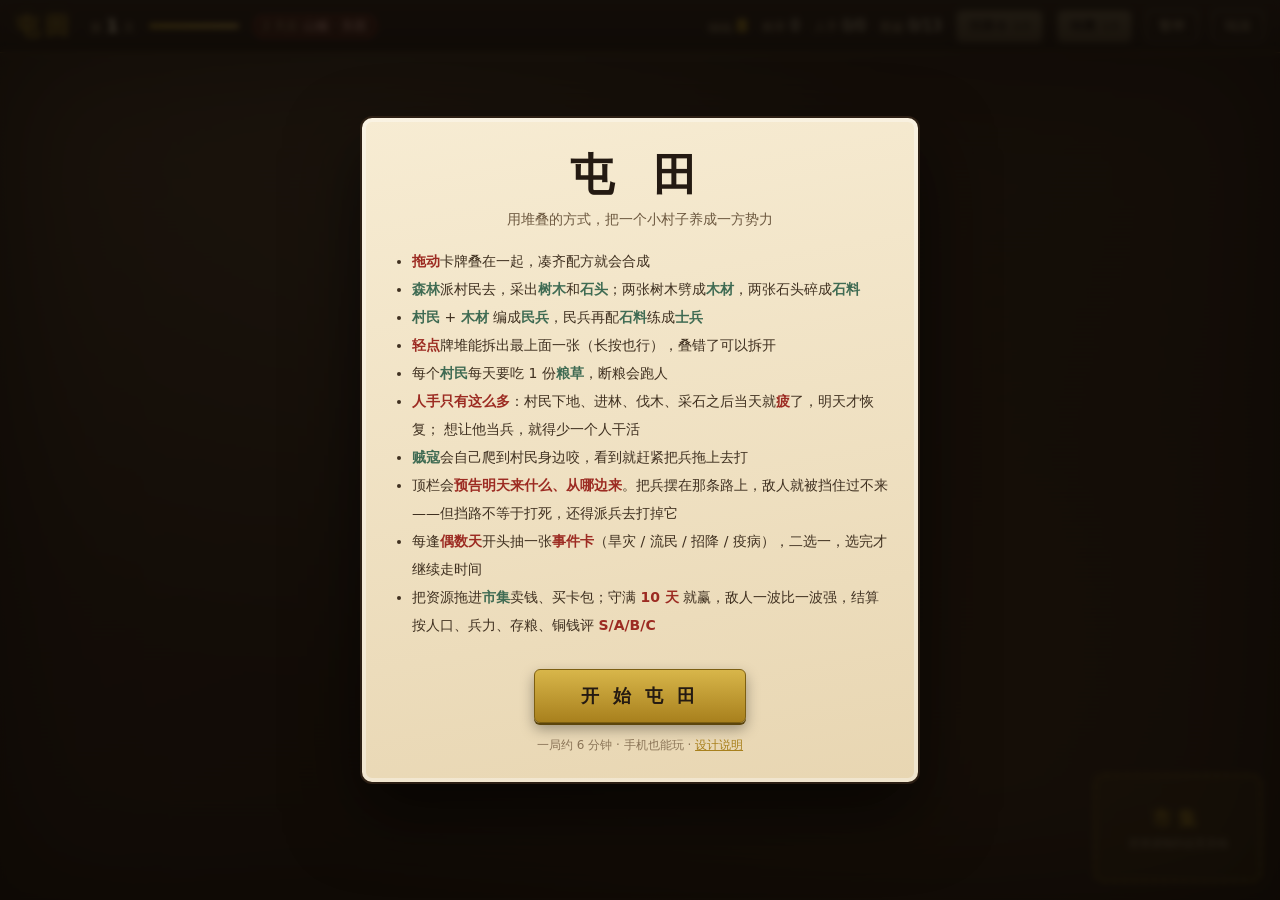
<file: index.html>
<!DOCTYPE html>
<html lang="zh-CN">
<head>
<meta charset="UTF-8">
<meta name="viewport" content="width=device-width, initial-scale=1.0, maximum-scale=1.0, user-scalable=no">
<title>屯田 · 三国堆叠</title>
<link rel="stylesheet" href="style.css">
</head>
<body>

<div id="app">
  <header id="hud">
    <div class="hud-left">
      <div class="brand">屯田</div>
      <div class="hud-item"><span class="hud-k">第</span><span id="dayNum">1</span><span class="hud-k">天</span></div>
      <div class="hud-bar"><i id="dayBar"></i></div>
      <div class="hud-warn" id="hudWarn"><span class="hud-k" id="warnLabel">明日</span><span id="warnText">无警</span></div>
    </div>
    <div class="hud-right">
      <div class="hud-item coins"><span class="hud-k">铜钱</span><span id="coins">0</span></div>
      <div class="hud-item"><span class="hud-k">粮草</span><span id="foodCount">0</span></div>
      <div class="hud-item" id="hudHands"><span class="hud-k">人手</span><span id="hands">3/3</span></div>
      <div class="hud-item" id="hudCodex"><span class="hud-k">图鉴</span><span id="codex">0/8</span></div>
      <button class="btn small" id="buyRecruit">招募令 <b>10</b></button>
      <button class="btn small" id="buyTactic">锦囊 <b>18</b></button>
      <button class="btn ghost small" id="btnPause">暂停</button>
      <button class="btn ghost small" id="btnHelp">玩法</button>
    </div>
  </header>

  <main id="board">
    <div id="pauseMask" class="hidden">
      <div class="pause-card">
        <div class="pause-t">已 暂 停</div>
        <div class="pause-s">牌局和时间都停着，不急</div>
        <button class="btn big" id="btnResume">继 续</button>
      </div>
    </div>
    <div id="market">
      <div class="m-title">市集</div>
      <div class="m-sub">把资源拖到这里卖钱</div>
    </div>
    <div id="piles"></div>
  </main>

  <div id="toasts"></div>

  <div id="overlay" class="show">
    <div class="panel" id="panelStart">
      <h1>屯 田</h1>
      <p class="sub">用堆叠的方式，把一个小村子养成一方势力</p>
      <ul class="rules">
        <li><b>拖动</b>卡牌叠在一起，凑齐配方就会合成</li>
        <li><em>森林</em>派村民去，采出<em>树木</em>和<em>石头</em>；两张树木劈成<em>木材</em>，两张石头碎成<em>石料</em></li>
        <li><em>村民</em> + <em>木材</em> 编成<em>民兵</em>，民兵再配<em>石料</em>练成<em>士兵</em></li>
        <li><b>轻点</b>牌堆能拆出最上面一张（长按也行），叠错了可以拆开</li>
        <li>每个<em>村民</em>每天要吃 1 份<em>粮草</em>，断粮会跑人</li>
        <li><b>人手只有这么多</b>：村民下地、进林、伐木、采石之后当天就<b>疲</b>了，明天才恢复；
          想让他当兵，就得少一个人干活</li>
        <li><em>贼寇</em>会自己爬到村民身边咬，看到就赶紧把兵拖上去打</li>
        <li>顶栏会<b>预告明天来什么、从哪边来</b>。把兵摆在那条路上，敌人就被挡住过不来——但挡路不等于打死，还得派兵去打掉它</li>
        <li>每逢<b>偶数天</b>开头抽一张<b>事件卡</b>（旱灾 / 流民 / 招降 / 疫病），二选一，选完才继续走时间</li>
        <li>把资源拖进<em>市集</em>卖钱、买卡包；守满 <b>10 天</b> 就赢，敌人一波比一波强，结算按人口、兵力、存粮、铜钱评 <b>S/A/B/C</b></li>
      </ul>
      <button class="btn big" id="btnStart">开 始 屯 田</button>
      <div class="hint">一局约 6 分钟 · 手机也能玩 · <a href="about.html" style="color:#a8801d">设计说明</a></div>
    </div>

    <div class="panel hidden" id="panelHelp">
      <h2>玩法</h2>
      <div class="help-grid" id="helpGrid"></div>
      <button class="btn" id="btnCloseHelp">知道了</button>
    </div>

    <div class="panel hidden" id="panelEvent">
      <div class="ev-tag">事件</div>
      <h2 id="evName">旱灾</h2>
      <p class="sub" id="evLine"></p>
      <div class="ev-opts" id="evOpts"></div>
    </div>

    <div class="panel hidden" id="panelEnd">
      <h2 id="endTitle">守住了</h2>
      <p class="sub" id="endSub"></p>
      <div class="rank-wrap" id="rankWrap">
        <div class="rank-letter" id="rankLetter">A</div>
        <div class="rank-meta"><span id="rankScore">0</span><i>分</i><b id="rankWord">尚可</b></div>
      </div>
      <div class="stats" id="endStats"></div>
      <button class="btn big" id="btnAgain">再 来 一 局</button>
    </div>
  </div>
</div>

<script src="data.js"></script>
<script src="game.js"></script>
</body>
</html>
</file>
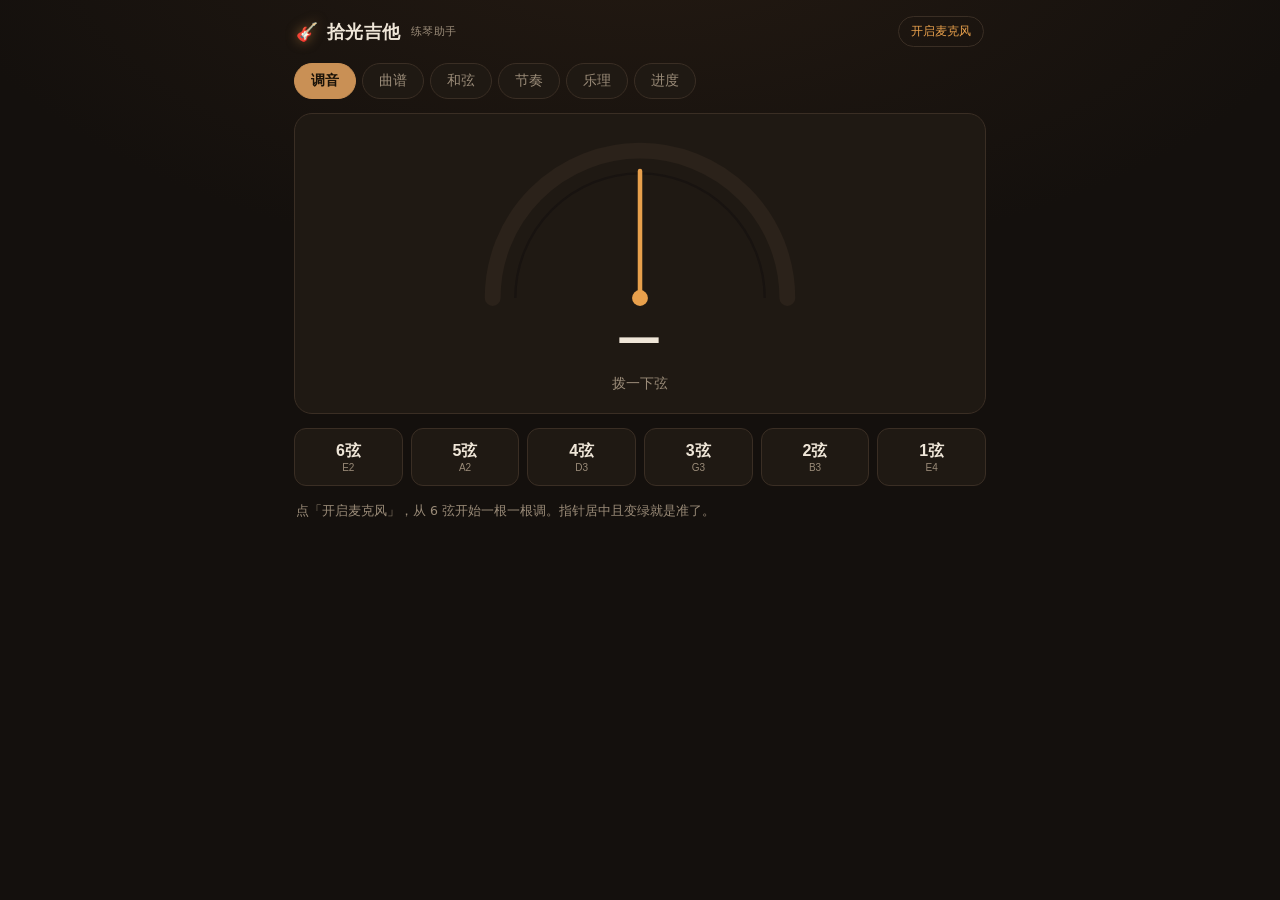
<file: guitar/index.html>
<!doctype html>
<html lang="zh-CN">
<head>
<meta charset="utf-8">
<meta name="viewport" content="width=device-width,initial-scale=1,maximum-scale=1,user-scalable=no">
<title>拾光吉他 · 练琴助手</title>
<link rel="stylesheet" href="style.css">
</head>
<body>
<div class="app">
  <header class="top">
    <div class="brand"><span class="pick">🎸</span><span>拾光吉他</span><small>练琴助手</small></div>
    <button class="mic-btn" id="micBtn">开启麦克风</button>
  </header>

  <nav class="tabs" id="tabs">
    <button data-page="tuner" class="on">调音</button>
    <button data-page="songs">曲谱</button>
    <button data-page="chords">和弦</button>
    <button data-page="rhythm">节奏</button>
    <button data-page="theory">乐理</button>
    <button data-page="progress">进度</button>
  </nav>

  <main>
    <!-- ================= 调音 ================= -->
    <section class="page on" id="page-tuner">
      <div class="gauge-wrap">
        <svg class="gauge" viewBox="0 0 300 170">
          <path d="M20 150 A130 130 0 0 1 280 150" fill="none" stroke="#2b221a" stroke-width="14" stroke-linecap="round"/>
          <path d="M40 150 A110 110 0 0 1 260 150" fill="none" stroke="#181310" stroke-width="2"/>
          <line x1="150" y1="150" x2="150" y2="40" stroke="#3a2e24" stroke-width="2"/>
          <g id="needle" transform="rotate(0 150 150)">
            <line x1="150" y1="150" x2="150" y2="38" stroke="#e8a04c" stroke-width="4" stroke-linecap="round"/>
            <circle cx="150" cy="150" r="7" fill="#e8a04c"/>
          </g>
        </svg>
        <div class="note-big" id="noteName">—</div>
        <div class="cents" id="centsText">拨一下弦</div>
      </div>
      <div class="string-row" id="stringRow"></div>
      <div class="hint" id="tunerHint">点「开启麦克风」，从 6 弦开始一根一根调。指针居中且变绿就是准了。</div>
    </section>

    <!-- ================= 曲谱 ================= -->
    <section class="page" id="page-songs">
      <div class="seg" id="songSeg">
        <button data-kind="melody" class="on">单音旋律</button>
        <button data-kind="chord">弹唱谱</button>
      </div>
      <div class="song-list" id="songList"></div>
    </section>

    <!-- ================= 和弦 ================= -->
    <section class="page" id="page-chords">
      <div class="starter-box">
        <div class="starter-title">先拿下这四个</div>
        <div class="starter-row" id="starterRow"></div>
        <div class="hint">Em → Am → C → G，按住了再换。点和弦看指法；点「逐弦检查」会自己打开麦克风（要允许），然后从粗弦开始一根一根拨，听到的音会实时显示在底部。</div>
      </div>
      <div class="chord-grid" id="chordGrid"></div>
    </section>

    <!-- ================= 节奏 ================= -->
    <section class="page" id="page-rhythm">
      <div class="bpm-box">
        <div class="bpm-num" id="bpmNum">76</div>
        <div class="bpm-unit">BPM</div>
        <input type="range" id="bpmRange" min="40" max="160" value="76">
      </div>
      <div class="beat-dots" id="beatDots"></div>
      <div class="ctrl-row">
        <button class="btn main" id="metroBtn">开始</button>
        <div class="mini-seg" id="meterSeg">
          <button data-v="4" class="on">4/4</button>
          <button data-v="3">3/4</button>
          <button data-v="2">2/4</button>
        </div>
        <div class="mini-seg" id="subSeg">
          <button data-v="1" class="on">四分</button>
          <button data-v="2">八分</button>
          <button data-v="4">十六</button>
        </div>
      </div>
      <div class="rhythm-tip">
        练习法：先空弦只练右手（下 下上 上下上），能跟上 70 BPM 再加左手。
      </div>
    </section>

    <!-- ================= 乐理 ================= -->
    <section class="page" id="page-theory">
      <div class="thy-toc" id="thyToc"></div>
      <div class="thy-list" id="thyList"></div>
      <div class="hint">把这张页当成随身小抄，忘了就翻。看不懂哪一条，直接问我。</div>
    </section>

    <!-- ================= 进度 ================= -->
    <section class="page" id="page-progress">
      <div class="stat-row" id="statRow"></div>
      <div class="level-list" id="levelList"></div>
      <div class="hint" id="resetHint"><a href="#" id="resetLink">清空练习记录</a></div>
    </section>
  </main>

  <!-- 曲谱详情层 -->
  <div class="sheet" id="sheet">
    <div class="sheet-head">
      <button class="back" id="sheetBack">‹ 返回</button>
      <div class="sheet-title" id="sheetTitle"></div>
      <div class="sheet-meta" id="sheetMeta"></div>
    </div>
    <div class="sheet-body" id="sheetBody"></div>
    <div class="score-bar" id="scoreBar">准确率 —</div>
    <div class="sheet-foot">
      <button class="btn" id="btnDemo">▶ 听一遍</button>
      <button class="btn main" id="btnPractice">开始跟练</button>
      <button class="btn" id="btnStop">■ 停</button>
    </div>
  </div>
</div>

<script src="data.js"></script>
<script src="audio.js"></script>
<script src="app.js"></script>
</body>
</html>
</file>
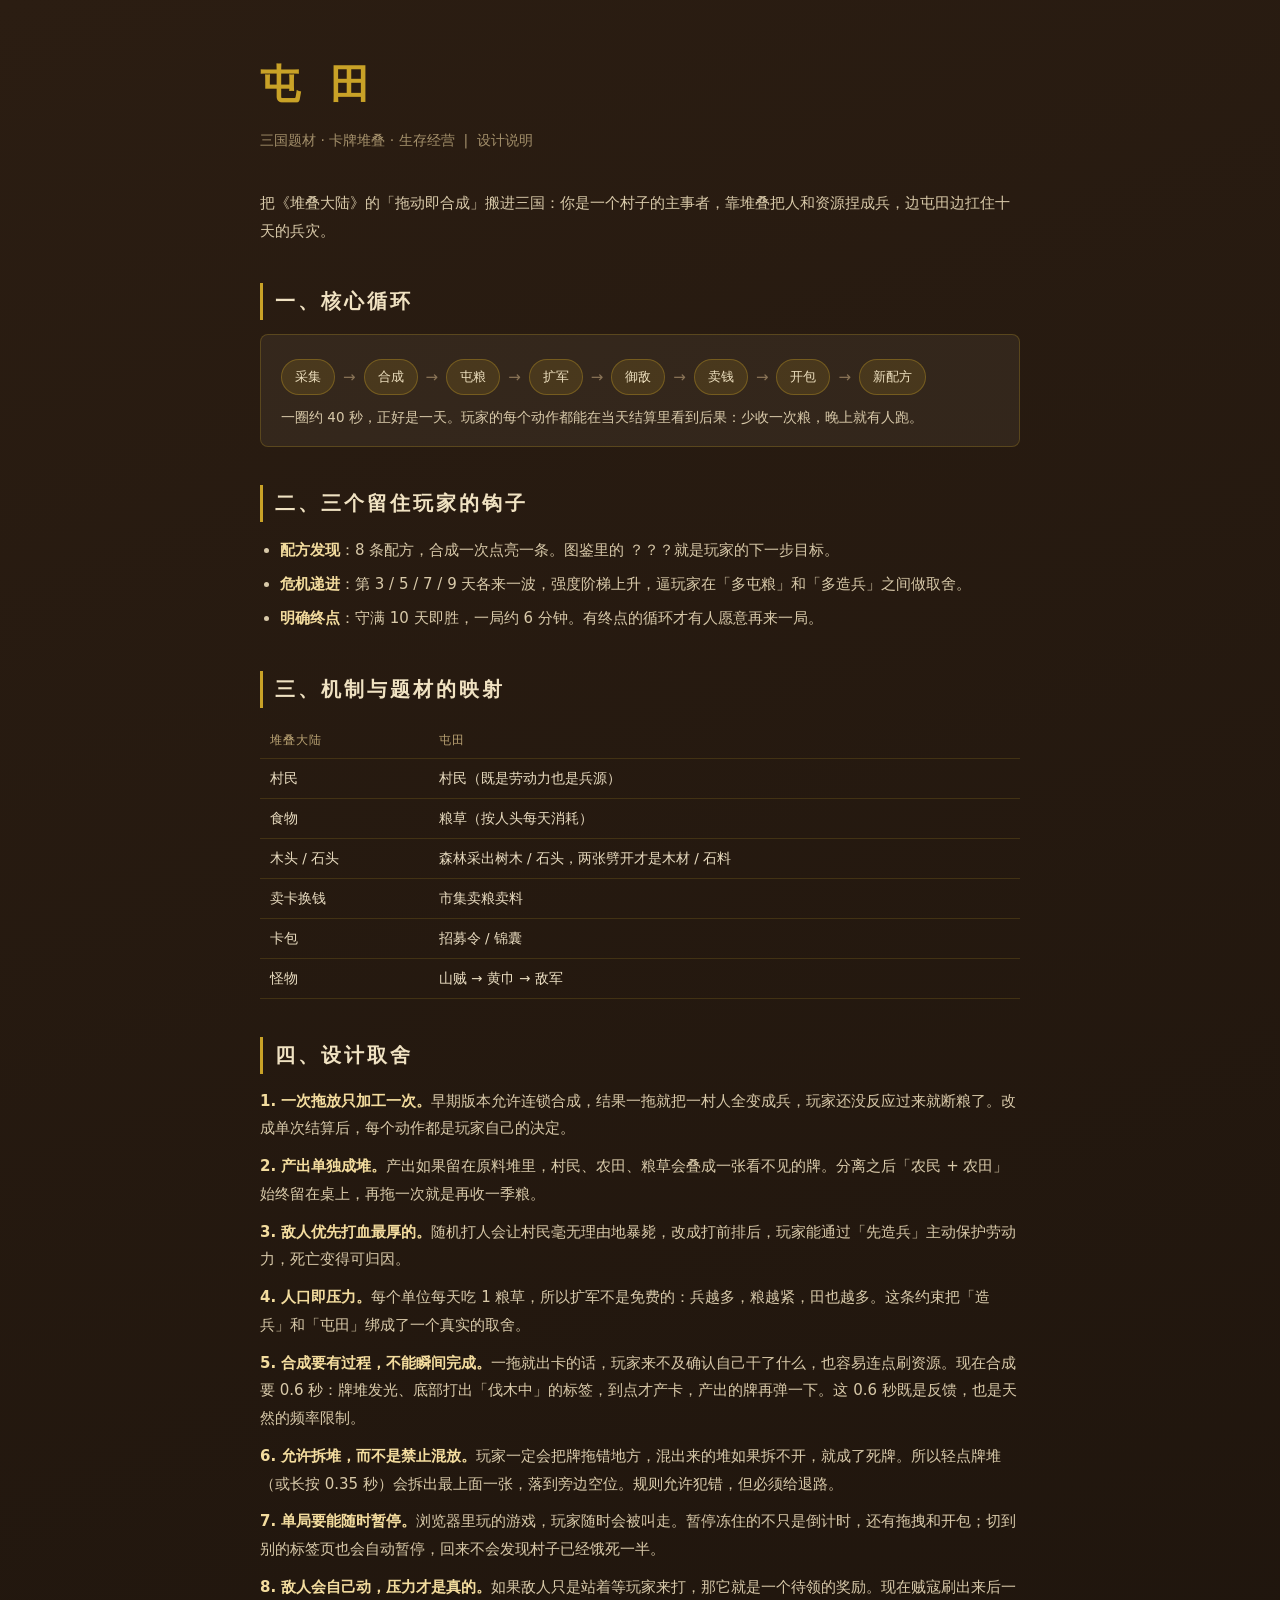
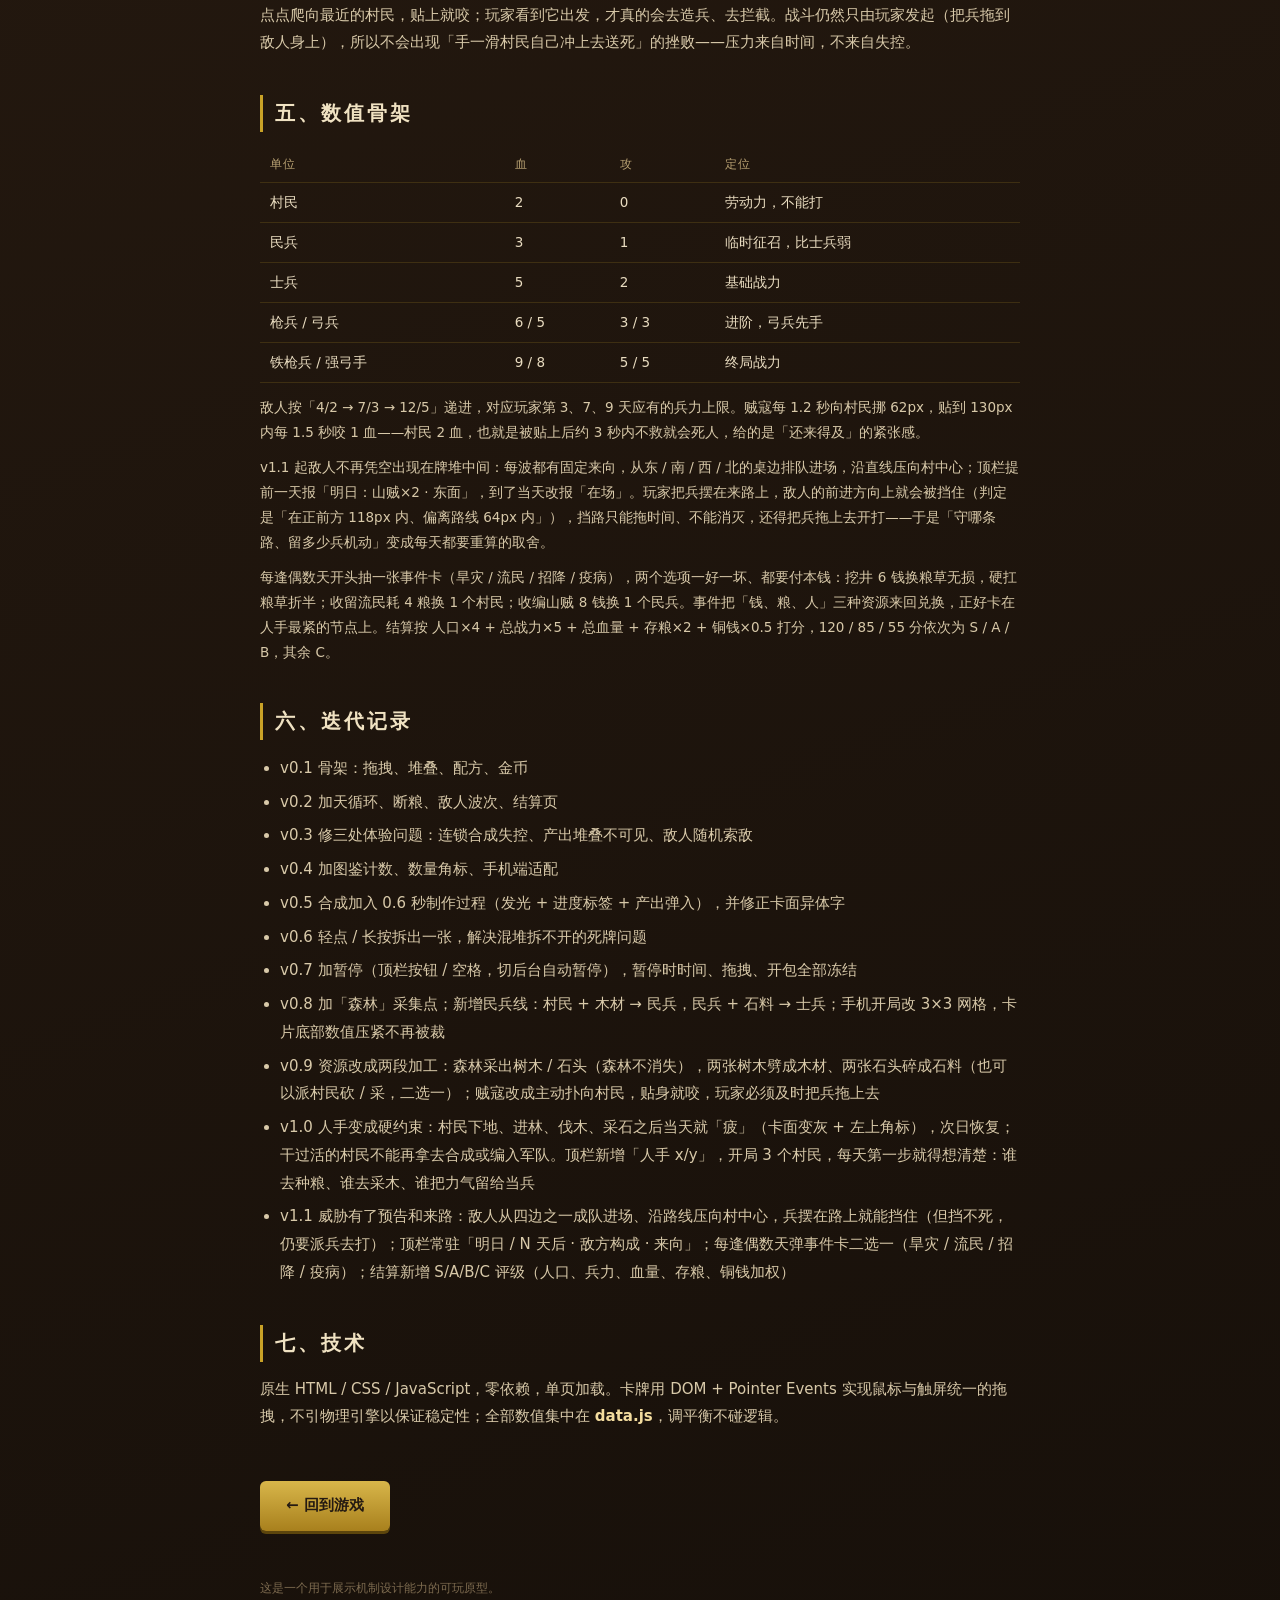
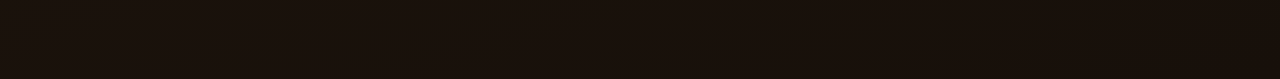
<file: about.html>
<!DOCTYPE html>
<html lang="zh-CN">
<head>
<meta charset="UTF-8">
<meta name="viewport" content="width=device-width, initial-scale=1.0">
<title>《屯田》设计说明</title>
<style>
  :root { --ink:#241a12; --paper:#f2e4c6; --gold:#c9a227; --red:#9c2b22; }
  * { box-sizing: border-box; }
  body {
    margin: 0; padding: 48px 20px 80px;
    background: linear-gradient(160deg,#2b1d12,#17100a);
    color: #e9dcc0;
    font-family: "PingFang SC","Microsoft YaHei",system-ui,sans-serif;
    line-height: 1.85; font-size: 15px;
  }
  .wrap { max-width: 760px; margin: 0 auto; }
  h1 {
    font-family: "Songti SC","STSong","SimSun",serif;
    font-size: 40px; letter-spacing: 10px; margin: 0 0 6px; color: var(--gold);
  }
  .sub { color: #a4906b; margin-bottom: 36px; font-size: 14px; }
  h2 {
    font-family: "Songti SC","STSong","SimSun",serif;
    font-size: 20px; letter-spacing: 3px; margin: 38px 0 14px;
    padding-left: 12px; border-left: 3px solid var(--gold); color: #f0e2c2;
  }
  p { margin: 10px 0; color: #d8c9a9; }
  .cardbox {
    background: rgba(242,228,198,.06); border: 1px solid rgba(201,162,39,.25);
    border-radius: 8px; padding: 16px 20px; margin: 14px 0;
  }
  .loop { display: flex; flex-wrap: wrap; gap: 8px; align-items: center; margin: 8px 0; }
  .loop span {
    background: rgba(201,162,39,.14); border: 1px solid rgba(201,162,39,.35);
    border-radius: 20px; padding: 5px 13px; font-size: 13px; color: #eddfbe;
  }
  .loop i { color: #8a7457; font-style: normal; }
  b { color: #f3dc9e; }
  em { color: #8fd0a8; font-style: normal; }
  ul { padding-left: 20px; color: #d8c9a9; }
  li { margin: 6px 0; }
  table { width: 100%; border-collapse: collapse; margin: 12px 0; font-size: 13.5px; }
  th, td { text-align: left; padding: 7px 10px; border-bottom: 1px solid rgba(201,162,39,.18); }
  th { color: #b9a273; font-weight: 500; font-size: 12px; letter-spacing: 1px; }
  .back {
    display: inline-block; margin-top: 40px; padding: 11px 26px;
    background: linear-gradient(180deg,#d8b64a,#a8801d); color: #241a12;
    text-decoration: none; border-radius: 6px; font-weight: 700;
    box-shadow: 0 3px 0 #5c450c;
  }
  .foot { margin-top: 46px; font-size: 12px; color: #7c6a4f; }
  @media (max-width: 640px) { body { padding: 28px 16px 60px; } h1 { font-size: 30px; letter-spacing: 6px; } }
</style>
</head>
<body>
<div class="wrap">
  <h1>屯 田</h1>
  <div class="sub">三国题材 · 卡牌堆叠 · 生存经营 &nbsp;|&nbsp; 设计说明</div>

  <p>把《堆叠大陆》的「拖动即合成」搬进三国：你是一个村子的主事者，靠堆叠把人和资源捏成兵，边屯田边扛住十天的兵灾。</p>

  <h2>一、核心循环</h2>
  <div class="cardbox">
    <div class="loop">
      <span>采集</span><i>→</i><span>合成</span><i>→</i><span>屯粮</span><i>→</i><span>扩军</span><i>→</i><span>御敌</span><i>→</i><span>卖钱</span><i>→</i><span>开包</span><i>→</i><span>新配方</span>
    </div>
    <p style="margin:10px 0 0;font-size:13.5px">一圈约 40 秒，正好是一天。玩家的每个动作都能在当天结算里看到后果：少收一次粮，晚上就有人跑。</p>
  </div>

  <h2>二、三个留住玩家的钩子</h2>
  <ul>
    <li><b>配方发现</b>：8 条配方，合成一次点亮一条。图鉴里的 ？？？就是玩家的下一步目标。</li>
    <li><b>危机递进</b>：第 3 / 5 / 7 / 9 天各来一波，强度阶梯上升，逼玩家在「多屯粮」和「多造兵」之间做取舍。</li>
    <li><b>明确终点</b>：守满 10 天即胜，一局约 6 分钟。有终点的循环才有人愿意再来一局。</li>
  </ul>

  <h2>三、机制与题材的映射</h2>
  <table>
    <tr><th>堆叠大陆</th><th>屯田</th></tr>
    <tr><td>村民</td><td>村民（既是劳动力也是兵源）</td></tr>
    <tr><td>食物</td><td>粮草（按人头每天消耗）</td></tr>
    <tr><td>木头 / 石头</td><td>森林采出树木 / 石头，两张劈开才是木材 / 石料</td></tr>
    <tr><td>卖卡换钱</td><td>市集卖粮卖料</td></tr>
    <tr><td>卡包</td><td>招募令 / 锦囊</td></tr>
    <tr><td>怪物</td><td>山贼 → 黄巾 → 敌军</td></tr>
  </table>

  <h2>四、设计取舍</h2>
  <p><b>1. 一次拖放只加工一次。</b>早期版本允许连锁合成，结果一拖就把一村人全变成兵，玩家还没反应过来就断粮了。改成单次结算后，每个动作都是玩家自己的决定。</p>
  <p><b>2. 产出单独成堆。</b>产出如果留在原料堆里，村民、农田、粮草会叠成一张看不见的牌。分离之后「农民 + 农田」始终留在桌上，再拖一次就是再收一季粮。</p>
  <p><b>3. 敌人优先打血最厚的。</b>随机打人会让村民毫无理由地暴毙，改成打前排后，玩家能通过「先造兵」主动保护劳动力，死亡变得可归因。</p>
  <p><b>4. 人口即压力。</b>每个单位每天吃 1 粮草，所以扩军不是免费的：兵越多，粮越紧，田也越多。这条约束把「造兵」和「屯田」绑成了一个真实的取舍。</p>

  <p><b>5. 合成要有过程，不能瞬间完成。</b>一拖就出卡的话，玩家来不及确认自己干了什么，也容易连点刷资源。现在合成要 0.6 秒：牌堆发光、底部打出「伐木中」的标签，到点才产卡，产出的牌再弹一下。这 0.6 秒既是反馈，也是天然的频率限制。</p>

  <p><b>6. 允许拆堆，而不是禁止混放。</b>玩家一定会把牌拖错地方，混出来的堆如果拆不开，就成了死牌。所以轻点牌堆（或长按 0.35 秒）会拆出最上面一张，落到旁边空位。规则允许犯错，但必须给退路。</p>

  <p><b>7. 单局要能随时暂停。</b>浏览器里玩的游戏，玩家随时会被叫走。暂停冻住的不只是倒计时，还有拖拽和开包；切到别的标签页也会自动暂停，回来不会发现村子已经饿死一半。</p>

  <p><b>8. 敌人会自己动，压力才是真的。</b>如果敌人只是站着等玩家来打，那它就是一个待领的奖励。现在贼寇刷出来后一点点爬向最近的村民，贴上就咬；玩家看到它出发，才真的会去造兵、去拦截。战斗仍然只由玩家发起（把兵拖到敌人身上），所以不会出现「手一滑村民自己冲上去送死」的挫败——压力来自时间，不来自失控。</p>

  <h2>五、数值骨架</h2>
  <table>
    <tr><th>单位</th><th>血</th><th>攻</th><th>定位</th></tr>
    <tr><td>村民</td><td>2</td><td>0</td><td>劳动力，不能打</td></tr>
    <tr><td>民兵</td><td>3</td><td>1</td><td>临时征召，比士兵弱</td></tr>
    <tr><td>士兵</td><td>5</td><td>2</td><td>基础战力</td></tr>
    <tr><td>枪兵 / 弓兵</td><td>6 / 5</td><td>3 / 3</td><td>进阶，弓兵先手</td></tr>
    <tr><td>铁枪兵 / 强弓手</td><td>9 / 8</td><td>5 / 5</td><td>终局战力</td></tr>
  </table>
  <p style="font-size:13.5px">敌人按「4/2 → 7/3 → 12/5」递进，对应玩家第 3、7、9 天应有的兵力上限。贼寇每 1.2 秒向村民挪 62px，贴到 130px 内每 1.5 秒咬 1 血——村民 2 血，也就是被贴上后约 3 秒内不救就会死人，给的是「还来得及」的紧张感。</p>
  <p style="font-size:13.5px">v1.1 起敌人不再凭空出现在牌堆中间：每波都有固定来向，从东 / 南 / 西 / 北的桌边排队进场，沿直线压向村中心；顶栏提前一天报「明日：山贼×2 · 东面」，到了当天改报「在场」。玩家把兵摆在来路上，敌人的前进方向上就会被挡住（判定是「在正前方 118px 内、偏离路线 64px 内」），挡路只能拖时间、不能消灭，还得把兵拖上去开打——于是「守哪条路、留多少兵机动」变成每天都要重算的取舍。</p>
  <p style="font-size:13.5px">每逢偶数天开头抽一张事件卡（旱灾 / 流民 / 招降 / 疫病），两个选项一好一坏、都要付本钱：挖井 6 钱换粮草无损，硬扛粮草折半；收留流民耗 4 粮换 1 个村民；收编山贼 8 钱换 1 个民兵。事件把「钱、粮、人」三种资源来回兑换，正好卡在人手最紧的节点上。结算按 人口×4 + 总战力×5 + 总血量 + 存粮×2 + 铜钱×0.5 打分，120 / 85 / 55 分依次为 S / A / B，其余 C。</p>

  <h2>六、迭代记录</h2>
  <ul>
    <li>v0.1 骨架：拖拽、堆叠、配方、金币</li>
    <li>v0.2 加天循环、断粮、敌人波次、结算页</li>
    <li>v0.3 修三处体验问题：连锁合成失控、产出堆叠不可见、敌人随机索敌</li>
    <li>v0.4 加图鉴计数、数量角标、手机端适配</li>
    <li>v0.5 合成加入 0.6 秒制作过程（发光 + 进度标签 + 产出弹入），并修正卡面异体字</li>
    <li>v0.6 轻点 / 长按拆出一张，解决混堆拆不开的死牌问题</li>
    <li>v0.7 加暂停（顶栏按钮 / 空格，切后台自动暂停），暂停时时间、拖拽、开包全部冻结</li>
    <li>v0.8 加「森林」采集点；新增民兵线：村民 + 木材 → 民兵，民兵 + 石料 → 士兵；手机开局改 3×3 网格，卡片底部数值压紧不再被裁</li>
    <li>v0.9 资源改成两段加工：森林采出树木 / 石头（森林不消失），两张树木劈成木材、两张石头碎成石料（也可以派村民砍 / 采，二选一）；贼寇改成主动扑向村民，贴身就咬，玩家必须及时把兵拖上去</li>
    <li>v1.0 人手变成硬约束：村民下地、进林、伐木、采石之后当天就「疲」（卡面变灰 + 左上角标），次日恢复；干过活的村民不能再拿去合成或编入军队。顶栏新增「人手 x/y」，开局 3 个村民，每天第一步就得想清楚：谁去种粮、谁去采木、谁把力气留给当兵</li>
    <li>v1.1 威胁有了预告和来路：敌人从四边之一成队进场、沿路线压向村中心，兵摆在路上就能挡住（但挡不死，仍要派兵去打）；顶栏常驻「明日 / N 天后 · 敌方构成 · 来向」；每逢偶数天弹事件卡二选一（旱灾 / 流民 / 招降 / 疫病）；结算新增 S/A/B/C 评级（人口、兵力、血量、存粮、铜钱加权）</li>
  </ul>

  <h2>七、技术</h2>
  <p>原生 HTML / CSS / JavaScript，零依赖，单页加载。卡牌用 DOM + Pointer Events 实现鼠标与触屏统一的拖拽，不引物理引擎以保证稳定性；全部数值集中在 <b>data.js</b>，调平衡不碰逻辑。</p>

  <a class="back" href="index.html">← 回到游戏</a>
  <div class="foot">这是一个用于展示机制设计能力的可玩原型。</div>
</div>
</body>
</html>
</file>
<file: style.css>
/* 《屯田》样式 —— 宣纸 · 墨 · 朱砂 · 铜金 */
:root {
  --cw: 94px;
  --ch: 132px;
  --ink: #241a12;
  --ink-2: #3b2a1c;
  --paper: #f2e4c6;
  --paper-2: #e7d5b0;
  --gold: #c9a227;
  --red: #9c2b22;
  --jade: #3f6b53;
}

* { box-sizing: border-box; -webkit-tap-highlight-color: transparent; }

html, body {
  margin: 0; padding: 0; height: 100%;
  font-family: "PingFang SC", "Microsoft YaHei", system-ui, sans-serif;
  color: var(--ink);
  background: #1a120c;
  overflow: hidden;
  user-select: none;
}

#app { display: flex; flex-direction: column; height: 100%; }

/* ---------------- HUD ---------------- */
#hud {
  display: flex; align-items: center; justify-content: space-between;
  gap: 12px; padding: 10px 16px;
  background: linear-gradient(180deg, #2c2118, #1d150f);
  border-bottom: 1px solid rgba(201, 162, 39, .35);
  color: #e8d9b8;
  flex: 0 0 auto;
  z-index: 50;
}
.hud-left, .hud-right { display: flex; align-items: center; gap: 14px; flex-wrap: wrap; }
.brand {
  font-family: "Songti SC", "STSong", "SimSun", serif;
  font-size: 24px; letter-spacing: 6px; color: var(--gold);
  text-shadow: 0 0 14px rgba(201,162,39,.35);
}
.hud-item { display: flex; align-items: baseline; gap: 4px; font-size: 15px; }
.hud-k { font-size: 12px; color: #a4926f; }
#coins { color: var(--gold); font-weight: 700; font-size: 18px; }
#dayNum { font-size: 18px; font-weight: 700; }
.hud-bar {
  width: 90px; height: 4px; border-radius: 2px;
  background: rgba(255,255,255,.12); overflow: hidden;
}
.hud-bar i {
  display: block; height: 100%; width: 0%;
  background: linear-gradient(90deg, var(--gold), #e8c35a);
  transition: width .2s linear;
}
.btn {
  font-family: inherit; cursor: pointer;
  background: linear-gradient(180deg, #d8b64a, #a8801d);
  color: #241a12; border: 1px solid #7d5f12;
  padding: 9px 18px; border-radius: 6px;
  font-size: 15px; font-weight: 700; letter-spacing: 1px;
  box-shadow: 0 2px 0 #5c450c, 0 6px 14px rgba(0,0,0,.35);
  transition: transform .08s, filter .15s;
}
.btn:hover { filter: brightness(1.08); }
.btn:disabled { opacity: .4; filter: grayscale(.6); cursor: not-allowed; }
.btn:disabled:hover { filter: grayscale(.6); }
.btn:active { transform: translateY(2px); box-shadow: 0 0 0 #5c450c; }
.btn.small { padding: 6px 12px; font-size: 13px; letter-spacing: 0; }
.btn.small b { color: #5c450c; }
.btn.ghost {
  background: transparent; color: #cbb98f; border-color: rgba(203,185,143,.4);
  box-shadow: none; font-weight: 500;
}
.btn.big { padding: 14px 46px; font-size: 18px; letter-spacing: 4px; margin-top: 8px; }

/* ---------------- 牌桌 ---------------- */
#board {
  position: relative; flex: 1 1 auto; overflow: hidden;
  background:
    radial-gradient(circle at 30% 15%, rgba(255,240,200,.10), transparent 45%),
    radial-gradient(circle at 75% 80%, rgba(120,80,40,.25), transparent 55%),
    repeating-linear-gradient(0deg, rgba(0,0,0,.035) 0 2px, transparent 2px 4px),
    linear-gradient(160deg, #43301f, #2b1d12 60%, #1f150d);
}
#board::after {
  content: ""; position: absolute; inset: 0; pointer-events: none;
  box-shadow: inset 0 0 120px rgba(0,0,0,.55);
}

#piles { position: absolute; inset: 0; }

/* 暂停遮罩：能看到牌桌，但不让误触 */
#pauseMask {
  position: absolute; inset: 0; z-index: 900;
  display: flex; align-items: center; justify-content: center;
  background: rgba(18, 11, 6, .62);
  backdrop-filter: blur(2px);
  animation: fadeIn .16s ease-out;
}
#pauseMask.hidden { display: none; }
/* 暂停时停掉牌堆动画，避免动画层盖到遮罩上面 */
body.paused .pile { animation: none !important; }
body.paused .craftTag { animation: none !important; }
@keyframes fadeIn { from { opacity: 0; } to { opacity: 1; } }
.pause-card {
  display: flex; flex-direction: column; align-items: center; gap: 10px;
  padding: 26px 38px 22px;
  background: linear-gradient(170deg, #3a2a1a, #241811);
  border: 2px solid var(--gold); border-radius: 14px;
  box-shadow: 0 18px 50px rgba(0,0,0,.6);
  text-align: center;
}
.pause-t { font-family: "Songti SC", "STSong", "SimSun", serif; font-size: 24px; color: var(--gold); letter-spacing: 4px; }
.pause-s { font-size: 13px; color: #c9b48f; margin-bottom: 6px; }
#btnPause.on { background: var(--gold); color: #2a1c10; border-color: var(--gold); }

#market {
  position: absolute; right: 18px; bottom: 18px;
  width: 168px; height: 108px;
  border: 2px dashed rgba(201,162,39,.55);
  border-radius: 10px;
  background: rgba(201,162,39,.07);
  display: flex; flex-direction: column; align-items: center; justify-content: center;
  gap: 4px; color: rgba(232,217,184,.75);
  pointer-events: none;
  z-index: 1;
}
#market .m-title {
  font-family: "Songti SC", "STSong", "SimSun", serif;
  font-size: 20px; letter-spacing: 6px; color: var(--gold);
}
#market .m-sub { font-size: 11px; opacity: .7; }
#market.hot { background: rgba(201,162,39,.22); border-color: var(--gold); }

/* ---------------- 卡牌 ---------------- */
.pile {
  position: absolute; width: var(--cw); height: var(--ch);
  touch-action: none; cursor: grab;
  transition: filter .15s;
}
.pile.dragging { cursor: grabbing; z-index: 9999 !important; }
/* 敌人始终画在最上层，并带红光，避免被粮草堆遮住看不见 */
.pile.foe { filter: drop-shadow(0 0 12px rgba(192,57,43,.85)); }
.pile.foe .card { border-color: #7d2318; }
.pile.dragging .card { box-shadow: 0 22px 34px rgba(0,0,0,.55); }
.pile.shake { animation: shake .28s; }

/* 合成中：整堆发光 + 轻跳，顶部提示在做什么 */
.pile.crafting {
  animation: craftPulse .34s ease-in-out infinite alternate;
  filter: drop-shadow(0 0 12px rgba(201,162,39,.85)) brightness(1.06);
  pointer-events: none;
}
@keyframes craftPulse {
  from { transform: translateY(0); }
  to   { transform: translateY(-5px); }
}
.craftTag {
  position: absolute; left: -2px; right: -2px; bottom: -2px; z-index: 30;
  text-align: center; white-space: nowrap; font-size: 11px; letter-spacing: 2px;
  color: #2a1c10; background: linear-gradient(180deg, #e3c460, var(--gold));
  padding: 3px 0 4px; border-radius: 0 0 8px 8px;
  box-shadow: 0 3px 8px rgba(0,0,0,.45);
  animation: craftBar 1s ease-in-out infinite;
}
@keyframes craftBar { 0%,100% { filter: brightness(1); } 50% { filter: brightness(1.35); } }

/* 新生成的牌弹一下 */
.pile.pop { animation: popIn .26s cubic-bezier(.2, 1.4, .5, 1); }
@keyframes popIn {
  from { transform: scale(.72); opacity: .2; }
  to   { transform: scale(1); opacity: 1; }
}
@keyframes shake {
  0%,100% { transform: translateX(0); }
  25% { transform: translateX(-6px); }
  75% { transform: translateX(6px); }
}
.pile.pop .card { animation: pop .3s ease-out; }
@keyframes pop {
  0% { transform: scale(.6) rotate(-6deg); opacity: 0; }
  100% { transform: scale(1) rotate(0); opacity: 1; }
}

.card {
  position: absolute; left: 0; bottom: 0;
  width: var(--cw); height: var(--ch);
  border-radius: 8px;
  background:
    linear-gradient(170deg, #f7ecd3 0%, var(--paper) 45%, var(--paper-2) 100%);
  border: 2px solid #2c1f14;
  box-shadow: 0 6px 14px rgba(0,0,0,.4), inset 0 0 0 3px rgba(255,255,255,.35);
  display: flex; flex-direction: column; align-items: center;
  padding: 6px 4px 5px;
  overflow: hidden;
  transition: transform .12s;
}
.card::before {
  content: ""; position: absolute; inset: 3px;
  border: 1px solid rgba(44,31,20,.18); border-radius: 5px; pointer-events: none;
}
.cname {
  font-family: "Songti SC", "STSong", "SimSun", serif;
  font-size: 14px; font-weight: 700; letter-spacing: 2px;
  color: var(--ink); line-height: 1.2;
}
.cglyph {
  flex: 1; display: flex; align-items: center; justify-content: center;
  font-family: "Songti SC", "STSong", "SimSun", serif;
  font-size: 40px; line-height: 1; color: var(--ink-2);
  opacity: .92;
}
.cfoot { font-size: 10px; color: #7a6446; letter-spacing: 0; height: 12px; white-space: nowrap; }
.hud-item.warn span { color: #c0392b; }

/* 明日威胁预告 */
.hud-warn {
  display: flex; align-items: baseline; gap: 5px;
  font-size: 12.5px; color: #e0b45c;
  border: 1px solid rgba(201,162,39,.4); border-radius: 999px;
  padding: 2px 9px; background: rgba(201,162,39,.1);
  white-space: nowrap;
}
.hud-warn .hud-k { color: #b09a72; }
.hud-warn.danger { color: #f2b6aa; border-color: rgba(192,57,43,.7); background: rgba(192,57,43,.18); }
.hud-warn.calm { color: #a9bfa4; border-color: rgba(120,150,110,.4); background: rgba(120,150,110,.1); }

/* 当天劳作过的村民：变灰 + 右上角标“疲”，提醒明天才恢复 */
.card.tired { filter: grayscale(.72) brightness(1.04); opacity: .58; }
.ctired {
  position: absolute; left: 4px; top: 3px;
  background: #6b5a44; color: #f3e9d2;
  font-size: 10px; font-weight: 700; line-height: 1;
  padding: 2px 4px; border-radius: 4px;
  box-shadow: 0 1px 0 rgba(0,0,0,.25);
  z-index: 5;
}

.cnum {
  position: absolute; top: 3px; right: 4px;
  background: var(--gold); color: #2a1c10;
  font-size: 10px; font-weight: 700; line-height: 1;
  padding: 2px 4px; border-radius: 4px;
  box-shadow: 0 1px 0 rgba(0,0,0,.25);
  z-index: 5;
}

/* 类型配色 */
.c-unit  { background: linear-gradient(170deg, #f7f1de, #e6e6c9 45%, #d5d8b4); }
.c-unit  .cglyph { color: #3c4a2c; }
.c-node  { background: linear-gradient(170deg, #eef3da, #dbe4bf 45%, #c6d2a4); }
.c-node  .cglyph { color: #3d5730; }
.c-res   { background: linear-gradient(170deg, #fbf0d5, #f0dfb4 45%, #e2ca92); }
.c-enemy  { background: linear-gradient(170deg, #f6ddd6, #e5bcb0 45%, #d09a8c); }
.c-enemy .cglyph { color: #7d2318; }
.c-enemy .cname { color: var(--red); }

.card.hurt { animation: hurt .25s; }
@keyframes hurt {
  0%,100% { filter: none; }
  50% { filter: brightness(1.5) saturate(2); }
}

/* 叠放时下层卡只看得到一条边 */
.card.back {
  transform: translateY(-9px) scale(.985);
  filter: brightness(.86) saturate(.9);
}
.card.back2 { transform: translateY(-18px) scale(.97); filter: brightness(.75) saturate(.8); }
.card.back3 { transform: translateY(-27px) scale(.955); filter: brightness(.66) saturate(.7); }
.card.back4 { transform: translateY(-36px) scale(.94); filter: brightness(.58) saturate(.6); }
.card.back5 { transform: translateY(-45px) scale(.925); filter: brightness(.5) saturate(.5); }

/* ---------------- Toast ---------------- */
#toasts {
  position: fixed; left: 50%; bottom: 96px; transform: translateX(-50%);
  display: flex; flex-direction: column; align-items: center; gap: 8px;
  pointer-events: none; z-index: 200;
}
.toast {
  background: rgba(28,20,13,.92); color: #f0e2c2;
  border: 1px solid rgba(201,162,39,.45);
  padding: 8px 16px; border-radius: 20px; font-size: 13px;
  box-shadow: 0 8px 22px rgba(0,0,0,.45);
  animation: toastIn .25s ease-out, toastOut .3s 1.5s forwards;
}
.toast.bad { border-color: rgba(156,43,34,.7); color: #f0c9c0; }
.toast.good { border-color: rgba(63,107,83,.8); color: #cfe8d8; }
@keyframes toastIn { from { opacity: 0; transform: translateY(8px); } }
@keyframes toastOut { to { opacity: 0; transform: translateY(-10px); } }

/* ---------------- 遮罩 ------------ */
#overlay {
  position: fixed; inset: 0; z-index: 500;
  background: rgba(12,8,5,.78); backdrop-filter: blur(3px);
  display: none; align-items: center; justify-content: center; padding: 20px;
}
#overlay.show { display: flex; }
.panel {
  width: min(560px, 100%);
  background: linear-gradient(170deg, #f7ecd3, #e8d6b2);
  border: 2px solid #2c1f14; border-radius: 12px;
  box-shadow: 0 30px 70px rgba(0,0,0,.6), inset 0 0 0 4px rgba(255,255,255,.35);
  padding: 28px 30px; text-align: center;
  animation: panelIn .28s ease-out;
}
@keyframes panelIn { from { opacity: 0; transform: translateY(14px) scale(.98); } }
.panel.hidden { display: none; }
.panel h1 {
  margin: 0 0 6px; font-family: "Songti SC", "STSong", "SimSun", serif;
  font-size: 44px; letter-spacing: 14px; color: var(--ink);
}
.panel h2 {
  margin: 0 0 12px; font-family: "Songti SC", "STSong", "SimSun", serif;
  font-size: 26px; letter-spacing: 4px;
}
.panel .sub { margin: 0 0 18px; color: #6d5940; font-size: 14px; }
.rules { text-align: left; margin: 0 auto 22px; padding-left: 20px; color: #3f3020; font-size: 14px; line-height: 2; }
.rules b { color: var(--red); }
.rules em { color: var(--jade); font-style: normal; font-weight: 700; }
.hint { margin-top: 14px; font-size: 12px; color: #8a7457; }

.help-grid { display: grid; grid-template-columns: repeat(2, 1fr); gap: 8px; text-align: left; margin-bottom: 20px; }
.help-row {
  font-size: 12.5px; color: #3f3020; background: rgba(255,255,255,.4);
  border: 1px solid rgba(44,31,20,.12); border-radius: 6px; padding: 7px 9px;
}
.help-row b { color: var(--red); }
.help-row .arrow { color: #8a7457; margin: 0 3px; }
.keepTip { display: inline-block; margin-left: 5px; font-style: normal; font-size: 11px; color: #6b7f4e; background: rgba(120,150,80,.14); border-radius: 4px; padding: 0 4px; }

.stats { display: grid; grid-template-columns: repeat(3, 1fr); gap: 10px; margin: 18px 0 20px; }
.stat { background: rgba(255,255,255,.45); border: 1px solid rgba(44,31,20,.12); border-radius: 8px; padding: 10px 6px; }
.stat .n { display: block; font-size: 22px; font-weight: 700; color: var(--red); font-family: "Songti SC", serif; }
.stat .l { font-size: 11px; color: #8a7457; }

/* 事件卡 */
.ev-tag {
  display: inline-block; font-size: 11px; letter-spacing: 4px;
  color: #f3e9d2; background: var(--red); padding: 2px 10px 3px;
  border-radius: 999px; margin-bottom: 8px;
}
.ev-opts { display: grid; grid-template-columns: 1fr 1fr; gap: 10px; margin-top: 8px; }
.ev-opt {
  display: flex; flex-direction: column; gap: 5px; text-align: left;
  padding: 14px 14px; border-radius: 10px; cursor: pointer;
  background: rgba(255,255,255,.5); border: 1px solid rgba(44,31,20,.18);
  font-family: inherit; transition: transform .12s, background .12s, box-shadow .12s;
}
.ev-opt:hover { background: #fff8e6; transform: translateY(-2px); box-shadow: 0 8px 16px rgba(0,0,0,.12); }
.ev-opt b { font-size: 15px; color: var(--ink); letter-spacing: 1px; }
.ev-opt span { font-size: 12px; color: #8a7457; line-height: 1.5; }
.ev-opt.cant { opacity: .42; cursor: not-allowed; }
.ev-opt.cant:hover { transform: none; box-shadow: none; background: rgba(255,255,255,.5); }

/* 结算评级 */
.rank-wrap { display: flex; align-items: center; justify-content: center; gap: 16px; margin: 4px 0 2px; }
.rank-letter {
  font-family: "Songti SC", "STSong", "SimSun", serif;
  font-size: 66px; line-height: 1; color: var(--red);
  text-shadow: 0 3px 0 rgba(0,0,0,.12);
}
.rank-letter.s { color: var(--gold); text-shadow: 0 0 22px rgba(201,162,39,.55); }
.rank-meta { display: flex; flex-direction: column; align-items: flex-start; }
.rank-meta span { font-size: 24px; font-weight: 700; color: #3f3020; }
.rank-meta i { font-style: normal; font-size: 11px; color: #8a7457; }
.rank-meta b { margin-top: 2px; font-size: 12px; color: #6d5940; letter-spacing: 3px; }

/* 手机窄屏：顶栏放不下这么多东西，先把图鉴藏起来（玩法面板里还能看） */
@media (max-width: 820px) {
  :root { --cw: 74px; --ch: 104px; }
  .brand { font-size: 20px; letter-spacing: 4px; }
  #hud { padding: 8px 10px; gap: 8px; }
  .hud-left, .hud-right { gap: 9px; }
  .btn.small { padding: 5px 8px; font-size: 12px; }
  .cglyph { font-size: 30px; }
  .cname { font-size: 12px; }
  #market { width: 120px; height: 84px; right: 10px; bottom: 10px; }
  .panel h1 { font-size: 32px; letter-spacing: 8px; }
  .help-grid { grid-template-columns: 1fr; }
  .stats { grid-template-columns: repeat(3, 1fr); }
  .ev-opts { grid-template-columns: 1fr; }
  .rank-letter { font-size: 52px; }
}

@media (max-width: 560px) {
  #hudCodex { display: none; }
  #hud { padding: 6px 8px; gap: 6px; }
  .hud-left, .hud-right { gap: 6px; }
  .brand { font-size: 18px; letter-spacing: 3px; }
  .btn.small { padding: 5px 6px; font-size: 11px; }
  .hud-warn { font-size: 11px; padding: 1px 7px; }
}
</file>
<file: guitar/style.css>
:root{
  --bg:#14100d; --panel:#1f1913; --panel2:#241d16; --line:#3a2e24;
  --wood:#c99055; --wood2:#e8a04c; --text:#efe6d8; --dim:#9a8b78;
  --ok:#5ec98a; --bad:#e0654f; --warn:#e8c04c;
}
*{box-sizing:border-box;-webkit-tap-highlight-color:transparent}
html,body{margin:0;padding:0;height:100%}
body{
  background:radial-gradient(1200px 600px at 50% -10%, #241a12 0%, var(--bg) 60%) fixed;
  color:var(--text);
  font-family:-apple-system,BlinkMacSystemFont,"PingFang SC","Microsoft YaHei",system-ui,sans-serif;
  font-size:15px;line-height:1.55;
}
.app{max-width:720px;margin:0 auto;padding:0 14px 40px}

/* 顶部 */
.top{display:flex;align-items:center;justify-content:space-between;padding:16px 2px 10px}
.brand{display:flex;align-items:center;gap:8px;font-size:18px;font-weight:700;letter-spacing:.5px}
.brand .pick{filter:drop-shadow(0 0 6px rgba(232,160,76,.5))}
.brand small{font-size:11px;color:var(--dim);font-weight:400;margin-left:2px}
.mic-btn{
  background:transparent;color:var(--wood2);border:1px solid var(--line);
  padding:6px 12px;border-radius:20px;font-size:12px;cursor:pointer
}
.mic-btn.on{background:rgba(94,201,138,.12);border-color:rgba(94,201,138,.5);color:var(--ok)}

/* 标签栏 */
.tabs{display:flex;gap:6px;overflow-x:auto;padding:6px 0 14px;scrollbar-width:none}
.tabs::-webkit-scrollbar{display:none}
.tabs button{
  flex:0 0 auto;background:var(--panel);border:1px solid var(--line);color:var(--dim);
  padding:8px 16px;border-radius:20px;font-size:14px;cursor:pointer;transition:.15s
}
.tabs button.on{background:var(--wood);border-color:var(--wood);color:#1a1208;font-weight:700}

/* 页 */
.page{display:none;animation:fade .2s ease}
.page.on{display:block}
@keyframes fade{from{opacity:0;transform:translateY(4px)}to{opacity:1;transform:none}}

/* ===== 调音 ===== */
.gauge-wrap{background:var(--panel);border:1px solid var(--line);border-radius:18px;padding:14px 10px 18px;text-align:center;position:relative}
.gauge{width:100%;max-width:340px;height:auto;display:block;margin:0 auto}
#needle{transition:transform .08s linear}
.note-big{font-size:44px;font-weight:800;letter-spacing:2px;margin-top:-18px;font-variant-numeric:tabular-nums}
.cents{font-size:14px;color:var(--dim);margin-top:2px;font-variant-numeric:tabular-nums}
.cents.ok{color:var(--ok)}
.cents.bad{color:var(--bad)}
.string-row{display:grid;grid-template-columns:repeat(6,1fr);gap:8px;margin-top:14px}
.string-row button{
  background:var(--panel);border:1px solid var(--line);color:var(--text);
  border-radius:12px;padding:12px 0;font-size:16px;font-weight:700;cursor:pointer
}
.string-row button small{display:block;font-size:10px;color:var(--dim);font-weight:400}
.string-row button.on{background:rgba(232,160,76,.15);border-color:var(--wood2);color:var(--wood2)}
.string-row button.done{background:rgba(94,201,138,.12);border-color:rgba(94,201,138,.45)}

.hint{color:var(--dim);font-size:12.5px;line-height:1.7;margin-top:14px;padding:0 2px}

/* ===== 曲谱 ===== */
.seg{display:flex;gap:8px;margin-bottom:14px}
.seg button{
  flex:1;background:var(--panel);border:1px solid var(--line);color:var(--dim);
  padding:10px;border-radius:12px;font-size:14px;cursor:pointer
}
.seg button.on{background:var(--panel2);border-color:var(--wood);color:var(--wood2);font-weight:700}
.song-list{display:flex;flex-direction:column;gap:10px}
.song-card{
  background:var(--panel);border:1px solid var(--line);border-radius:14px;padding:13px 15px;
  display:flex;align-items:center;justify-content:space-between;cursor:pointer;transition:.15s
}
.song-card:active{transform:scale(.99);border-color:var(--wood)}
.song-card .name{font-size:16px;font-weight:700}
.song-card .sub{font-size:12px;color:var(--dim);margin-top:3px}
.song-card .lv{font-size:11px;color:var(--wood2);border:1px solid rgba(232,160,76,.35);border-radius:10px;padding:2px 8px;white-space:nowrap}
.song-card .go{color:var(--dim);font-size:18px;margin-left:10px}
.song-card.cleared{border-color:rgba(94,201,138,.35)}
.song-card.cleared .name::after{content:" ✓";color:var(--ok);font-size:13px}

/* ===== 和弦 ===== */
.starter-box{background:var(--panel);border:1px solid var(--line);border-radius:16px;padding:14px;margin-bottom:16px}
.starter-title{font-size:13px;color:var(--wood2);margin-bottom:10px;letter-spacing:1px}
.starter-row{display:grid;grid-template-columns:repeat(4,1fr);gap:8px}
.starter-row .chip{
  background:var(--panel2);border:1px solid var(--line);border-radius:12px;padding:12px 0;
  text-align:center;font-size:18px;font-weight:800;cursor:pointer
}
.starter-row .chip.on{border-color:var(--wood2);color:var(--wood2)}
.chord-grid{display:grid;grid-template-columns:repeat(3,1fr);gap:10px}
.chord-cell{
  background:var(--panel);border:1px solid var(--line);border-radius:12px;padding:10px 6px 6px;
  text-align:center;cursor:pointer
}
.chord-cell svg{width:100%;height:auto;display:block}
.chord-cell .cname{font-size:13px;font-weight:700;color:var(--dim);margin-top:2px}
.chord-cell.on{border-color:var(--wood2)}
.chord-cell.on .cname{color:var(--wood2)}
.chord-cell.hard .cname::after{content:" 横按";font-size:9px;color:var(--warn)}

/* ===== 节奏 ===== */
.bpm-box{background:var(--panel);border:1px solid var(--line);border-radius:18px;padding:18px 18px 14px;text-align:center}
.bpm-num{font-size:56px;font-weight:800;line-height:1;font-variant-numeric:tabular-nums;color:var(--wood2)}
.bpm-unit{font-size:11px;color:var(--dim);letter-spacing:3px;margin:4px 0 12px}
input[type=range]{width:100%;accent-color:var(--wood2)}
.beat-dots{display:flex;justify-content:center;gap:10px;margin:22px 0}
.beat-dots i{
  width:15px;height:15px;border-radius:50%;background:#2b221a;border:1px solid var(--line);
  display:block;transition:.08s
}
.beat-dots i.on{background:var(--wood2);box-shadow:0 0 12px rgba(232,160,76,.7);transform:scale(1.25)}
.beat-dots i.down{background:#3a2e24}
.ctrl-row{display:flex;align-items:center;gap:10px;flex-wrap:wrap;justify-content:center}
.mini-seg{display:flex;background:var(--panel);border:1px solid var(--line);border-radius:10px;overflow:hidden}
.mini-seg button{background:transparent;border:0;color:var(--dim);padding:8px 12px;font-size:13px;cursor:pointer}
.mini-seg button.on{background:var(--wood);color:#1a1208;font-weight:700}
.rhythm-tip{margin-top:20px;font-size:12.5px;color:var(--dim);line-height:1.8;background:var(--panel);border:1px dashed var(--line);border-radius:12px;padding:12px 14px}

/* 按钮 */
.btn{
  background:var(--panel);border:1px solid var(--line);color:var(--text);
  padding:11px 18px;border-radius:12px;font-size:14px;cursor:pointer;font-family:inherit
}
.btn.main{background:var(--wood);border-color:var(--wood);color:#1a1208;font-weight:700}
.btn:active{transform:scale(.98)}

/* ===== 乐理 ===== */
.thy-toc{display:flex;gap:6px;overflow-x:auto;padding:0 0 12px;scrollbar-width:none}
.thy-toc::-webkit-scrollbar{display:none}
.thy-chip{
  flex:0 0 auto;background:var(--panel);border:1px solid var(--line);color:var(--dim);
  padding:7px 12px;border-radius:16px;font-size:12.5px;cursor:pointer;font-family:inherit
}
.thy-chip:active{border-color:var(--wood2);color:var(--wood2)}
.thy-list{display:flex;flex-direction:column;gap:10px}
.thy-card{
  background:var(--panel);border:1px solid var(--line);border-radius:14px;
  overflow:hidden;scroll-margin-top:12px
}
.thy-card[open]{border-color:#4a3a2c}
.thy-card summary{
  list-style:none;cursor:pointer;padding:13px 15px;font-size:15px;font-weight:700;
  display:flex;align-items:center;gap:9px
}
.thy-card summary::-webkit-details-marker{display:none}
.thy-card summary .ic{font-size:16px}
.thy-card summary::after{content:'+';margin-left:auto;color:var(--dim);font-weight:400}
.thy-card[open] summary::after{content:'–';color:var(--wood2)}
.thy-body{padding:0 15px 15px;font-size:13.5px;line-height:1.85;color:#d8ccbb}
.thy-body p{margin:8px 0}
.thy-body ul{margin:8px 0;padding-left:20px}
.thy-body li{margin:4px 0}
.thy-body b{color:var(--wood2);font-weight:600}
.thy-body i{color:var(--dim)}
.thy-body svg{display:block;margin:8px 0;max-width:100%;height:auto;background:#17120e;border:1px solid #2f251d;border-radius:10px}
.thy-body code{background:#241d16;border:1px solid #2f251d;border-radius:5px;padding:1px 5px;font-family:ui-monospace,Menlo,monospace;font-size:12.5px;color:#e8cfa8}
table.thy{width:100%;border-collapse:collapse;margin:10px 0;font-size:12.5px}
table.thy th,table.thy td{border-bottom:1px solid #2f251d;padding:6px 6px;text-align:left}
table.thy th{color:var(--wood2);font-weight:600}
table.thy tr:first-child td,table.thy tr:first-child th{border-top:1px solid #2f251d}

/* ===== 进度 ===== */
.stat-row{display:grid;grid-template-columns:repeat(3,1fr);gap:10px;margin-bottom:18px}
.stat{background:var(--panel);border:1px solid var(--line);border-radius:14px;padding:14px;text-align:center}
.stat b{display:block;font-size:24px;color:var(--wood2);font-variant-numeric:tabular-nums}
.stat span{font-size:11px;color:var(--dim)}
.level-list{display:flex;flex-direction:column;gap:10px}
.level{background:var(--panel);border:1px solid var(--line);border-radius:14px;padding:13px 15px;opacity:.45}
.level.open{opacity:1;border-color:rgba(232,160,76,.35)}
.level .h{display:flex;justify-content:space-between;align-items:center}
.level .t{font-size:15px;font-weight:700}
.level .tag{font-size:10px;padding:2px 8px;border-radius:8px;background:#2b221a;color:var(--dim)}
.level.open .tag{background:rgba(232,160,76,.18);color:var(--wood2)}
.level .d{font-size:12px;color:var(--dim);margin-top:5px}
.level .r{font-size:11.5px;color:var(--wood);margin-top:6px;opacity:.85}
#resetHint a{color:#6b5d4d;text-decoration:none;font-size:11px}

/* ===== 曲谱层 ===== */
.sheet{
  position:fixed;inset:0;background:var(--bg);z-index:50;display:none;
  flex-direction:column;max-width:720px;margin:0 auto
}
.sheet.on{display:flex}
.sheet-head{padding:14px 16px 8px;border-bottom:1px solid var(--line)}
.sheet-head .back{background:transparent;border:0;color:var(--wood2);font-size:15px;cursor:pointer;padding:0}
.sheet-title{font-size:19px;font-weight:800;margin-top:6px}
.sheet-meta{font-size:12px;color:var(--dim);margin-top:3px}
.sheet-body{flex:1;overflow-y:auto;padding:16px}
.sheet-foot{
  display:flex;gap:10px;padding:12px 16px;border-top:1px solid var(--line);
  background:var(--panel);align-items:center
}
.sheet-foot .btn{flex:1}
.score-bar{font-size:12px;color:var(--dim);padding:0 16px 10px;min-height:18px}

/* TAB 谱 */
.tab-line{margin-bottom:18px;overflow-x:auto}
.tab-line svg{max-width:100%;height:auto;display:block}
.tab-line .bar-label{font-size:11px;color:var(--dim);margin-bottom:2px}
.note-num{font-size:13px;font-weight:700;fill:var(--text);font-family:ui-monospace,Menlo,monospace}
.note-num.now{fill:var(--wood2)}
.note-num.hit{fill:var(--ok)}
.note-num.miss{fill:var(--bad)}
.chord-above{font-size:12px;fill:var(--wood2);font-weight:700}

/* 和弦指法图 */
.chord-diagram{background:var(--panel);border:1px solid var(--line);border-radius:14px;padding:14px;margin-top:14px}
.chord-diagram .cd-head{display:flex;justify-content:space-between;align-items:baseline;margin-bottom:8px}
.chord-diagram .cd-name{font-size:20px;font-weight:800;color:var(--wood2)}
.chord-diagram .cd-tip{font-size:12px;color:var(--dim);margin-top:10px;line-height:1.7}
.str-check{display:grid;grid-template-columns:repeat(6,1fr);gap:6px;margin-top:12px}
.str-check div{background:var(--panel2);border:1px solid var(--line);border-radius:8px;padding:7px 0;text-align:center;font-size:11px;color:var(--dim)}
.str-check div.ok{background:rgba(94,201,138,.15);border-color:rgba(94,201,138,.5);color:var(--ok)}
.str-check div.bad{background:rgba(224,101,79,.13);border-color:rgba(224,101,79,.45);color:var(--bad)}

/* 弹唱谱 */
.chord-line{display:flex;flex-wrap:wrap;gap:8px;margin:6px 0 16px}
.chord-line .bar{
  background:var(--panel);border:1px solid var(--line);border-radius:10px;
  padding:10px 0;min-width:62px;text-align:center;font-size:15px;font-weight:700;flex:1
}
.chord-line .bar.now{border-color:var(--wood2);color:var(--wood2);box-shadow:0 0 0 1px rgba(232,160,76,.3) inset}
.section-label{font-size:12px;color:var(--wood);letter-spacing:1px;margin:16px 0 6px}
.pattern-box{background:var(--panel);border:1px dashed var(--line);border-radius:12px;padding:12px 14px;font-size:13px;color:var(--dim);line-height:1.8}
</file>
